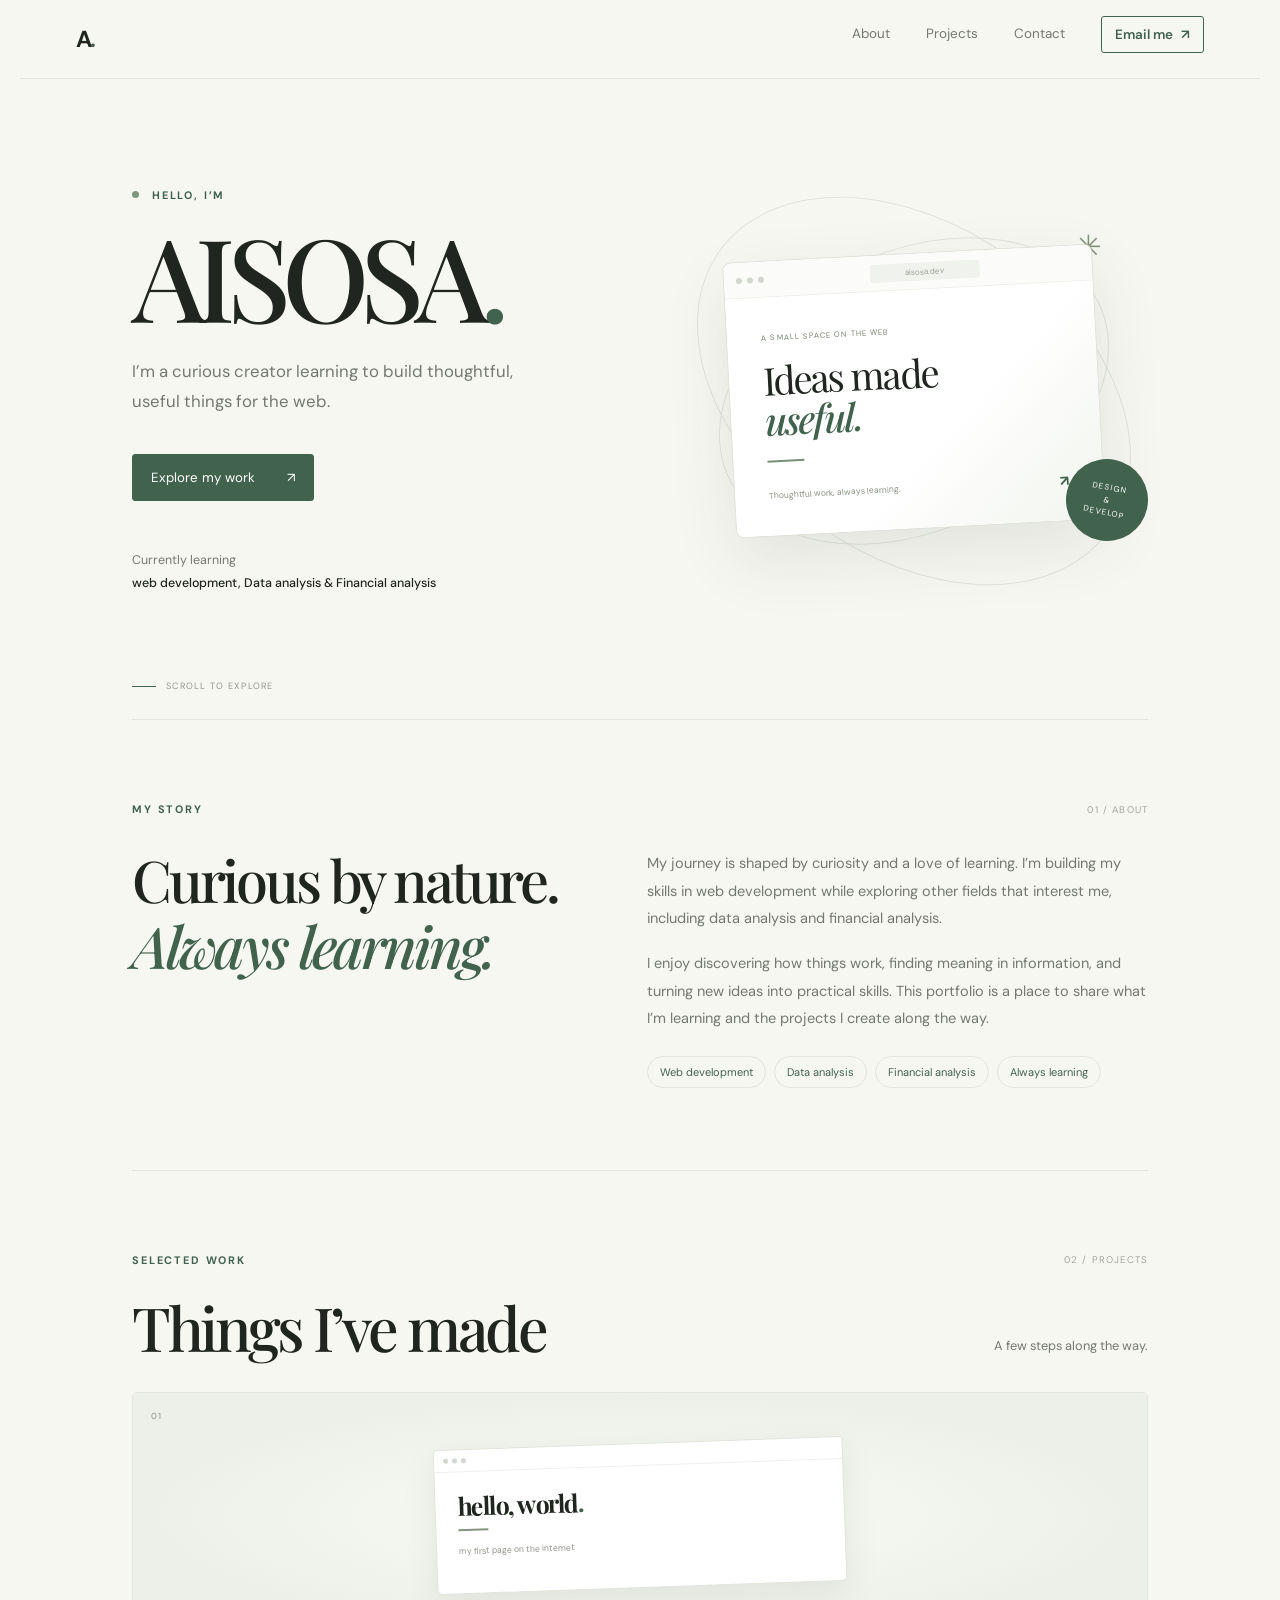
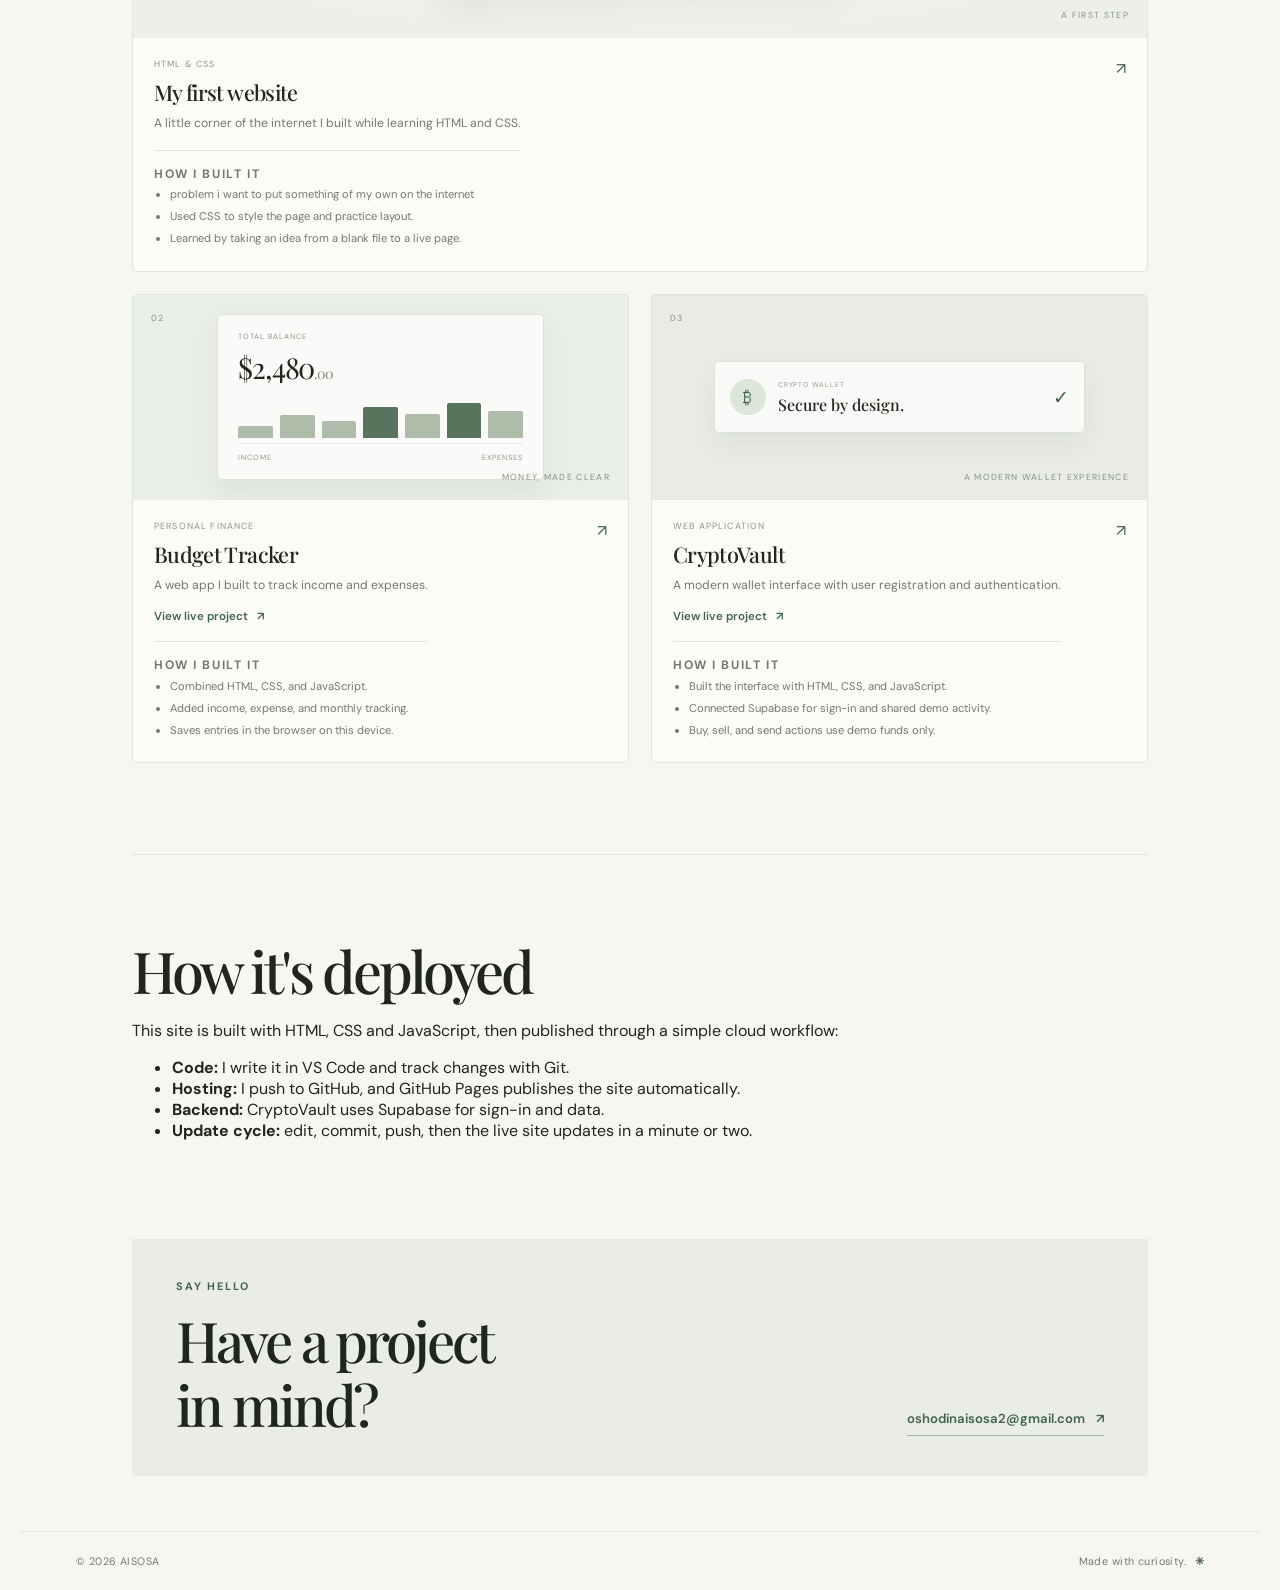
<file: index.html>
<!DOCTYPE html>
<html lang="en">
<head>
  <meta charset="UTF-8">
  <meta name="viewport" content="width=device-width, initial-scale=1.0">
  <meta name="theme-color" content="#f7f7f2">
  <meta name="description" content="The portfolio of Aisosa: a curious creator learning to build thoughtful, useful things for the web.">
  <title>Aisosa — Portfolio</title>
  <link rel="preconnect" href="https://fonts.googleapis.com">
  <link rel="preconnect" href="https://fonts.gstatic.com" crossorigin>
  <link href="https://fonts.googleapis.com/css2?family=DM+Sans:wght@400;500;600;700&family=Playfair+Display:wght@500;600&display=swap" rel="stylesheet">
  <link rel="stylesheet" href="style.css">
</head>
<body>
  <header class="topbar">
    <a class="logo" href="#home" aria-label="Aisosa home">A<span>.</span></a>
    <nav aria-label="Main navigation">
      <a href="#about">About</a>
      <a href="#projects">Projects</a>
      <a href="#contact">Contact</a>
      <a class="nav-contact" href="mailto:oshodinaisosa2@gmail.com">Email me <span aria-hidden="true">↗</span></a>
    </nav>
  </header>

  <main>
    <section class="hero" id="home">
      <div class="hero-copy">
        <p class="eyebrow"><span class="status-dot"></span> HELLO, I’M</p>
        <h1>AISOSA<span>.</span></h1>
        <p class="intro">I’m a curious creator learning to build thoughtful, useful things for the web.</p>
        <a class="button" href="#projects">Explore my work <span aria-hidden="true">↗</span></a>
        <div class="hero-note">Currently learning <strong>web development, Data analysis &amp; Financial analysis</strong></div>
      </div>

      <div class="hero-art" aria-label="Decorative preview of a web design workspace">
        <div class="orbit orbit-one"></div>
        <div class="orbit orbit-two"></div>
        <div class="preview-window">
          <div class="window-bar"><span></span><span></span><span></span><div class="address-bar">aisosa.dev</div></div>
          <div class="preview-body">
            <div class="preview-label">A SMALL SPACE ON THE WEB</div>
            <div class="preview-title">Ideas made<br><em>useful.</em></div>
            <div class="preview-line"></div>
            <div class="preview-bottom"><span>Thoughtful work, always learning.</span><b>↗</b></div>
          </div>
        </div>
        <div class="art-stamp"><span>DESIGN</span><span>&amp;</span><span>DEVELOP</span></div>
        <div class="art-spark" aria-hidden="true">✳</div>
      </div>
      <a class="scroll-cue" href="#about"><span></span> SCROLL TO EXPLORE</a>
    </section>

    <section class="section about" id="about">
      <div class="section-heading"><p class="eyebrow">MY STORY</p><span class="section-index">01 / ABOUT</span></div>
      <div class="about-grid">
        <h2>Curious by nature.<br><em>Always learning.</em></h2>
        <div>
          <p class="body-copy">My journey is shaped by curiosity and a love of learning. I’m building my skills in web development while exploring other fields that interest me, including data analysis and financial analysis.</p>
          <p class="body-copy">I enjoy discovering how things work, finding meaning in information, and turning new ideas into practical skills. This portfolio is a place to share what I’m learning and the projects I create along the way.</p>
          <div class="skills">
            <span>Web development</span><span>Data analysis</span><span>Financial analysis</span><span>Always learning</span>
          </div>
        </div>
      </div>
    </section>

    <section class="section projects" id="projects">
      <div class="section-heading"><p class="eyebrow">SELECTED WORK</p><span class="section-index">02 / PROJECTS</span></div>
      <div class="projects-heading"><h2>Things I’ve made</h2><p>A few steps along the way.</p></div>
      <div class="project-grid">
        <article class="project-card project-featured">
          <div class="card-art first-art"><span class="art-number">01</span><div class="mini-browser"><div class="mini-top"><i></i><i></i><i></i></div><div class="mini-content"><b>hello, world<span>.</span></b><div class="mini-underline"></div><small>my first page on the internet</small></div></div><span class="art-caption">A FIRST STEP</span></div>
          <div class="card-info"><div><p class="card-kicker">HTML &amp; CSS</p><h3>My first website</h3><p>A little corner of the internet I built while learning HTML and CSS.</p><div class="project-details"><p class="details-label">HOW I BUILT IT</p><ul><li>problem i want to put something of my own on the internet</li><li>Used CSS to style the page and practice layout.</li><li>Learned by taking an idea from a blank file to a live page.</li></ul></div></div><span class="card-arrow" aria-hidden="true">↗</span></div>
        </article>
        <article class="project-card">
          <div class="card-art budget-art"><span class="art-number">02</span><div class="budget-ui"><div class="ui-label">TOTAL BALANCE</div><div class="ui-total">$2,480<span>.00</span></div><div class="ui-bars"><i></i><i></i><i></i><i></i><i></i><i></i><i></i></div><div class="ui-legend"><span>INCOME</span><span>EXPENSES</span></div></div><span class="art-caption">MONEY, MADE CLEAR</span></div>
          <div class="card-info"><div><p class="card-kicker">PERSONAL FINANCE</p><h3>Budget Tracker</h3><p>A web app I built to track income and expenses.</p><a class="project-link" href="budget-tracker/budget-tracker.html">View live project <span aria-hidden="true">↗</span></a><div class="project-details"><p class="details-label">HOW I BUILT IT</p><ul><li>Combined HTML, CSS, and JavaScript.</li><li>Added income, expense, and monthly tracking.</li><li>Saves entries in the browser on this device.</li></ul></div></div><span class="card-arrow" aria-hidden="true">↗</span></div>
        </article>
        <article class="project-card">
          <div class="card-art crypto-art"><span class="art-number">03</span><div class="crypto-ui"><div class="coin-mark">₿</div><div><small>CRYPTO WALLET</small><b>Secure by design.</b></div><span class="shield">✓</span></div><span class="art-caption">A MODERN WALLET EXPERIENCE</span></div>
          <div class="card-info"><div><p class="card-kicker">WEB APPLICATION</p><h3>CryptoVault</h3><p>A modern wallet interface with user registration and authentication.</p><a class="project-link" href="cryptovault/index.html">View live project <span aria-hidden="true">↗</span></a><div class="project-details"><p class="details-label">HOW I BUILT IT</p><ul><li>Built the interface with HTML, CSS, and JavaScript.</li><li>Connected Supabase for sign-in and shared demo activity.</li><li>Buy, sell, and send actions use demo funds only.</li></ul></div></div><span class="card-arrow" aria-hidden="true">↗</span></div>
        </article>
      </div>
    </section>
    <section class="section" id="deploy">
  <h2>How it's deployed</h2>
  <p>This site is built with HTML, CSS and JavaScript, then published through a simple cloud workflow:</p>
  <ul>
    <li><strong>Code:</strong> I write it in VS Code and track changes with Git.</li>
    <li><strong>Hosting:</strong> I push to GitHub, and GitHub Pages publishes the site automatically.</li>
    <li><strong>Backend:</strong> CryptoVault uses Supabase for sign-in and data.</li>
    <li><strong>Update cycle:</strong> edit, commit, push, then the live site updates in a minute or two.</li>
  </ul>
</section>

    <section class="contact" id="contact">
      <div><p class="eyebrow">SAY HELLO</p><h2>Have a project<br>in mind?</h2></div>
      <a class="email" href="mailto:oshodinaisosa2@gmail.com">oshodinaisosa2@gmail.com <span aria-hidden="true">↗</span></a>
    </section>
  </main>

  <footer><span>© 2026 AISOSA</span><span>Made with curiosity. <b>✳</b></span></footer>
</body>
</html>
</file>
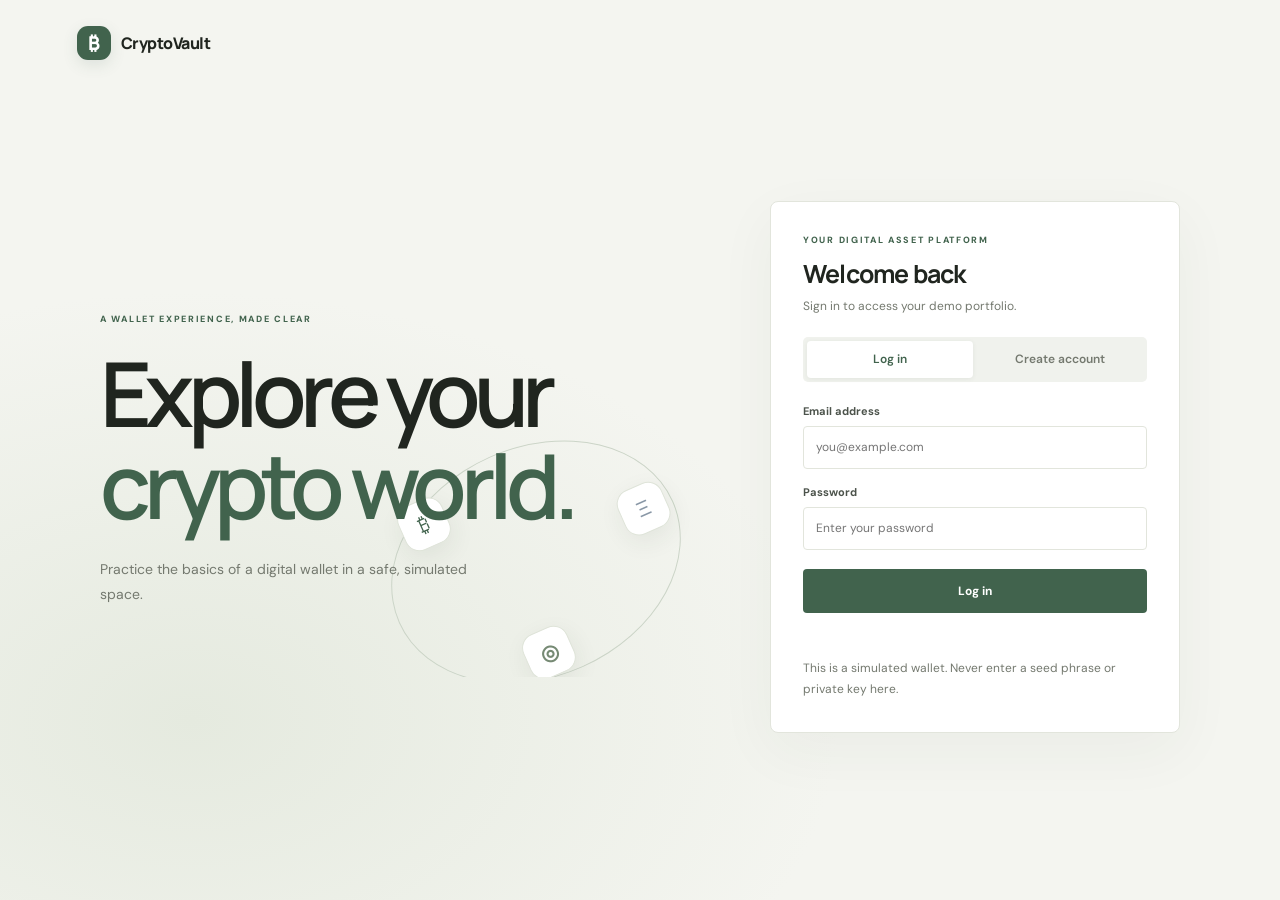
<file: cryptovault/index.html>
<!DOCTYPE html>
<html lang="en">
<head>
  <meta charset="UTF-8">
  <meta name="viewport" content="width=device-width, initial-scale=1.0">
  <meta name="theme-color" content="#f4f5f0">
  <meta name="description" content="CryptoVault demo wallet for exploring crypto portfolio actions.">
  <title>CryptoVault — Demo Wallet</title>
  <link rel="preconnect" href="https://fonts.googleapis.com">
  <link rel="preconnect" href="https://fonts.gstatic.com" crossorigin>
  <link href="https://fonts.googleapis.com/css2?family=DM+Sans:wght@400;500;600;700&family=Manrope:wght@400;500;600;700;800&display=swap" rel="stylesheet">
  <link rel="stylesheet" href="style.css">
  <script type="module" src="script.js"></script>
</head>
<body>
  <section id="auth-view" class="auth-screen">
    <a class="auth-brand" href="./"><span class="brand-mark">₿</span><span>CryptoVault</span></a>
    <div class="auth-layout">
      <div class="auth-intro"><p class="eyebrow">A WALLET EXPERIENCE, MADE CLEAR</p><h1>Explore your<br><em>crypto world.</em></h1><p>Practice the basics of a digital wallet in a safe, simulated space.</p><div class="auth-orbit" aria-hidden="true"><span>₿</span><i>Ξ</i><b>◎</b></div></div>
      <div class="auth-panel">
        <p class="eyebrow">YOUR DIGITAL ASSET PLATFORM</p>
        <h2 id="auth-title">Welcome back</h2><p class="muted">Sign in to access your demo portfolio.</p>
        <div class="tabs"><button id="login-tab" class="tab active" type="button">Log in</button><button id="signup-tab" class="tab" type="button">Create account</button></div>
        <form id="auth-form">
          <label for="email">Email address</label><input id="email" name="email" type="email" autocomplete="email" placeholder="you@example.com" required>
          <label for="password">Password</label><input id="password" name="password" type="password" autocomplete="current-password" minlength="8" placeholder="Enter your password" required>
          <button id="submit-btn" class="primary" type="submit">Log in</button>
        </form>
        <p id="auth-message" class="message" role="status" aria-live="polite"></p>
        <p class="small muted">This is a simulated wallet. Never enter a seed phrase or private key here.</p>
      </div>
    </div>
  </section>

  <div id="wallet-view" class="app-shell" hidden>
    <aside class="sidebar">
      <a class="brand" href="./"><span class="brand-mark">₿</span><span>CryptoVault</span></a>
      <p class="nav-label">WALLET</p>
      <nav class="navigation" aria-label="Main navigation">
        <a class="nav-item active" href="#overview">▦ <span>Overview</span></a>
        <a class="nav-item" href="#assets">◈ <span>My assets</span></a>
        <a class="nav-item" href="#activity">↔ <span>Activity</span></a>
      </nav>
      <div class="sidebar-bottom"><div class="profile-avatar">CV</div><div class="profile-details"><strong>My account</strong><span id="sidebar-email">Signed in</span></div><button id="logout-btn" class="icon-button" type="button" aria-label="Log out" title="Log out">↗</button></div>
    </aside>

    <main class="dashboard" id="overview">
      <header class="page-header"><div><p class="eyebrow">YOUR WORKSPACE</p><h1>Wallet overview</h1><p class="muted">Welcome back, <span id="user-email"></span></p></div><div class="account-pill"><span class="status-dot"></span> Account active</div></header>
      <section class="demo-banner" aria-label="Demo wallet notice"><span class="demo-badge">DEMO MODE</span><p>All balances, prices, and activity are simulated and saved in this browser. No real crypto is bought, sold, or sent.</p></section>

      <section class="portfolio-card" aria-label="Portfolio value">
        <div class="portfolio-glow" aria-hidden="true"></div>
        <div class="portfolio-top"><div><p class="hero-label">TOTAL PORTFOLIO VALUE</p><p class="hero-value" id="portfolio-value">$0.00</p><span class="hero-caption">Sample USD prices · Not a live valuation</span></div><div class="portfolio-emblem">₿</div></div>
        <div class="portfolio-divider"></div>
        <div class="quick-actions"><button class="action-button action-primary" type="button" data-action="buy"><span>＋</span> Buy</button><button class="action-button" type="button" data-action="sell"><span>↗</span> Sell</button><button class="action-button" type="button" data-action="send"><span>➤</span> Send</button></div>
      </section>

      <section class="stat-grid" aria-label="Portfolio summary">
        <article class="stat-card"><span class="stat-icon green">＄</span><p class="stat-label">Demo cash</p><h2 id="cash-value">$0.00</h2><span class="stat-foot">Available for simulated buys</span></article>
        <article class="stat-card"><span class="stat-icon blue">◈</span><p class="stat-label">Assets held</p><h2 id="asset-count">0</h2><span class="stat-foot">Across your wallet</span></article>
        <article class="stat-card"><span class="stat-icon purple">↔</span><p class="stat-label">Activity records</p><h2 id="activity-count">0</h2><span class="stat-foot">Saved demo receipts</span></article>
      </section>
      <p id="wallet-message" class="wallet-message" role="status" aria-live="polite"></p>

      <section id="assets" class="content-section">
        <div class="section-header"><div><p class="eyebrow">YOUR PORTFOLIO</p><h2>Your assets</h2><p class="muted">Sample prices are fixed for this demo.</p></div><span class="subtle-tag">3 demo assets</span></div>
        <div class="asset-table"><div class="table-head"><span>ASSET</span><span>QUANTITY</span><span>PRICE</span><span>VALUE</span></div><div id="asset-list"></div></div>
      </section>

      <section id="activity" class="content-section">
        <div class="section-header activity-heading"><div><p class="eyebrow">YOUR HISTORY</p><h2>Recent activity</h2><p class="muted">Each entry includes a demo receipt reference.</p></div><button id="export-activity" class="export-button" type="button">Download activity</button></div>
        <div id="activity-list" class="activity-list"></div>
      </section>
      <footer class="dashboard-footer"><span>© 2026 CryptoVault</span><span>Simulated demo activity · Not recorded on a blockchain</span></footer>
    </main>
  </div>

  <dialog id="transaction-dialog" class="transaction-dialog">
    <form id="transaction-form" class="transaction-form">
      <div class="dialog-header"><div><p class="eyebrow">SIMULATED TRANSACTION</p><h2 id="dialog-title">Buy crypto</h2></div><button id="close-dialog" class="close-dialog" type="button" aria-label="Close">×</button></div>
      <p id="dialog-description" class="dialog-description"></p>
      <label for="transaction-asset">Choose asset</label><select id="transaction-asset" required></select>
      <div id="amount-label-wrap"><label id="amount-label" for="transaction-amount">Amount in USD</label><div class="amount-input-wrap"><span id="amount-prefix">$</span><input id="transaction-amount" type="number" min="0.000001" step="any" placeholder="0.00" required></div></div>
      <div id="recipient-wrap" hidden><label for="recipient">Demo recipient</label><input id="recipient" type="text" maxlength="60" placeholder="e.g. Maya (demo recipient)"></div>
      <p id="transaction-hint" class="transaction-hint"></p>
      <p id="transaction-error" class="transaction-error" role="alert" aria-live="polite"></p>
      <div class="dialog-actions"><button id="cancel-transaction" class="cancel-button" type="button">Cancel</button><button id="confirm-transaction" class="confirm-button" type="submit">Confirm demo buy</button></div>
      <p class="dialog-disclaimer">Demo only. This action does not move real funds.</p>
    </form>
  </dialog>
</body>
</html>
</file>
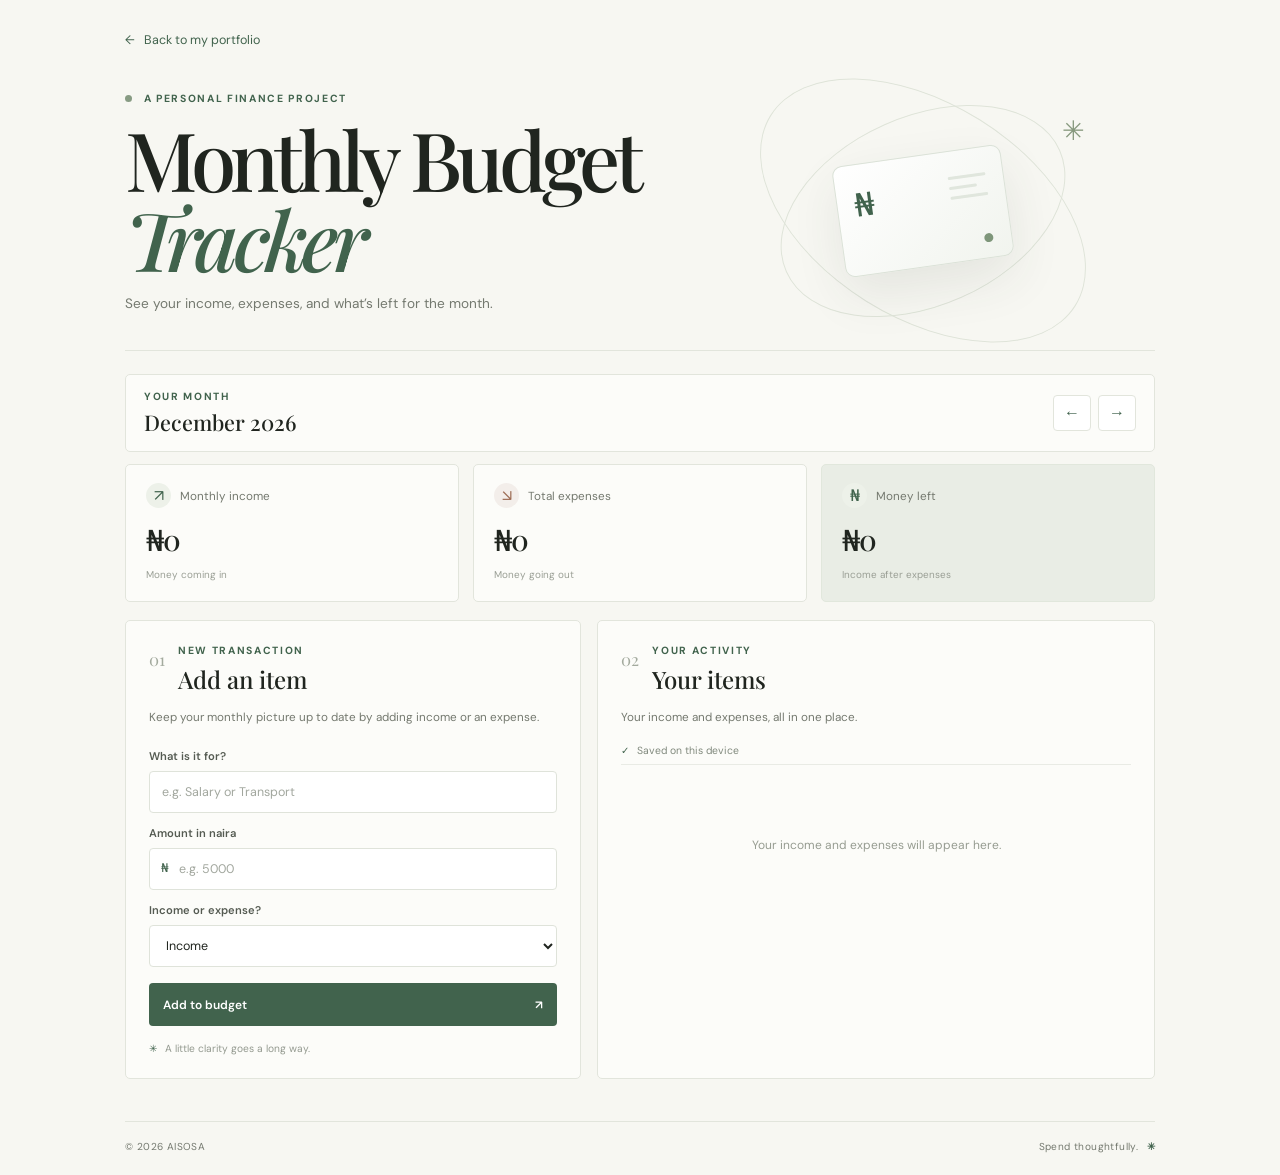
<file: budget-tracker/budget-tracker.html>
<!DOCTYPE html>
<html lang="en">
<head>
  <meta charset="UTF-8">
  <meta name="viewport" content="width=device-width, initial-scale=1.0">
  <meta name="theme-color" content="#f7f7f2">
  <title>Monthly Budget Tracker — Aisosa</title>
  <link rel="preconnect" href="https://fonts.googleapis.com">
  <link rel="preconnect" href="https://fonts.gstatic.com" crossorigin>
  <link href="https://fonts.googleapis.com/css2?family=DM+Sans:wght@400;500;600;700&family=Playfair+Display:ital,wght@0,500;0,600;1,500&display=swap" rel="stylesheet">
  <link rel="stylesheet" href="Budget-tracker.css">
</head>
<body>
  <main class="tracker">
    <a class="back-link" href="https://oshodinaisosa2-jpg.github.io/aisosa-web/"><span aria-hidden="true">←</span> Back to my portfolio</a>
    <header class="page-heading">
      <div class="heading-copy"><p class="eyebrow"><span class="status-dot"></span> A PERSONAL FINANCE PROJECT</p><h1>Monthly Budget<br><em>Tracker</em></h1><p class="intro">See your income, expenses, and what’s left for the month.</p></div>
      <div class="heading-art" aria-hidden="true"><div class="art-ring ring-one"></div><div class="art-ring ring-two"></div><div class="wallet-art"><span class="wallet-mark">₦</span><span class="wallet-lines"><i></i><i></i><i></i></span><span class="wallet-dot"></span></div><span class="sparkle">✳</span></div>
    </header>
    <section class="month-toolbar" aria-label="Choose a month"><div class="month-copy"><p class="eyebrow">YOUR MONTH</p><strong id="month-label" aria-live="polite"></strong></div><div class="month-controls"><button class="month-button" id="previous-month" type="button" aria-label="Previous month">←</button><button class="month-button" id="next-month" type="button" aria-label="Next month">→</button></div></section>
    <section class="summary" aria-label="Budget summary">
      <article class="summary-card income-card"><div class="card-topline"><span class="summary-icon" aria-hidden="true">↗</span><span class="summary-label">Monthly income</span></div><strong id="income-total">₦0</strong><span class="card-caption">Money coming in</span></article>
      <article class="summary-card expense-card"><div class="card-topline"><span class="summary-icon" aria-hidden="true">↘</span><span class="summary-label">Total expenses</span></div><strong id="expense-total">₦0</strong><span class="card-caption">Money going out</span></article>
      <article class="summary-card balance"><div class="card-topline"><span class="summary-icon" aria-hidden="true">₦</span><span class="summary-label">Money left</span></div><strong id="balance-total">₦0</strong><span class="card-caption">Income after expenses</span></article>
    </section>
    <div class="workspace">
      <section class="entry-section panel"><div class="panel-heading"><span class="panel-number">01</span><div><p class="eyebrow">NEW TRANSACTION</p><h2>Add an item</h2></div></div><p class="panel-intro">Keep your monthly picture up to date by adding income or an expense.</p>
        <form id="budget-form"><label for="description">What is it for?</label><input id="description" type="text" placeholder="e.g. Salary or Transport" autocomplete="off" required><label for="amount">Amount in naira</label><div class="amount-field"><span aria-hidden="true">₦</span><input id="amount" type="number" min="1" step="1" placeholder="e.g. 5000" inputmode="numeric" required></div><label for="type">Income or expense?</label><select id="type"><option value="income">Income</option><option value="expense">Expense</option></select><button class="submit-button" type="submit">Add to budget <span aria-hidden="true">↗</span></button></form>
        <p class="form-note"><span aria-hidden="true">✳</span> A little clarity goes a long way.</p>
      </section>
      <section class="entries-section panel"><div class="panel-heading"><span class="panel-number">02</span><div><p class="eyebrow">YOUR ACTIVITY</p><h2>Your items</h2></div></div><p class="panel-intro">Your income and expenses, all in one place.</p><p class="storage-note"><span aria-hidden="true">✓</span> Saved on this device</p><ul id="entry-list"><li class="empty-message">Your income and expenses will appear here.</li></ul></section>
    </div>
    <footer><span>© 2026 AISOSA</span><span>Spend thoughtfully. <b>✳</b></span></footer>
  </main>
  <script src="budget-tracker.js"></script>
</body>
</html>
</file>
<file: style.css>
@import url('https://fonts.googleapis.com/css2?family=DM+Sans:wght@400;500;600;700&family=Playfair+Display:ital,wght@0,500;0,600;1,500;1,600&display=swap');

:root{--ink:#20251f;--muted:#74796f;--green:#41634d;--green-dark:#2f4938;--paper:#f7f7f2;--line:#e2e5dc;--sage:#e9ede5;--serif:'Playfair Display',Georgia,serif;--sans:'DM Sans',Arial,sans-serif}
*{box-sizing:border-box}
html{scroll-behavior:smooth;scroll-padding-top:30px}
body{margin:0;background:var(--paper);color:var(--ink);font-family:var(--sans);-webkit-font-smoothing:antialiased}
a{color:inherit}
.topbar{max-width:1240px;margin:auto;padding:24px 56px;display:flex;align-items:center;justify-content:space-between;border-bottom:1px solid var(--line)}
.logo{color:var(--ink);font-size:1.45rem;font-weight:700;letter-spacing:-.08em;text-decoration:none}.logo span,.hero h1 span{color:var(--green)}
nav{display:flex;gap:36px}nav a{color:var(--muted);font-size:.84rem;text-decoration:none;transition:color .2s}nav a:hover,.email:hover,.project-link:hover{color:var(--green)}
main{max-width:1128px;margin:auto;padding:0 56px}
.hero{min-height:640px;position:relative;display:grid;grid-template-columns:1fr .9fr;align-items:center;gap:30px;padding:92px 0 108px}
.hero-copy{position:relative;z-index:2}.eyebrow{margin:0;color:var(--green);font-size:.68rem;font-weight:700;letter-spacing:.17em}.status-dot{display:inline-block;width:7px;height:7px;margin:0 8px 1px 0;border-radius:50%;background:#80977f}
.hero h1{margin:17px 0 13px;font-family:var(--serif);font-size:clamp(4.5rem,9vw,7.25rem);font-weight:500;letter-spacing:-.075em;line-height:.98}.intro{max-width:410px;margin:24px 0;color:var(--muted);font-size:1.05rem;line-height:1.8}
.button{display:inline-flex;align-items:center;gap:32px;margin-top:14px;padding:14px 18px;border:1px solid var(--green);border-radius:3px;background:var(--green);color:white;text-decoration:none;font-size:.83rem;transition:background .2s,transform .2s}.button:hover{background:var(--green-dark);transform:translateY(-2px)}
.hero-note{max-width:380px;margin-top:48px;color:var(--muted);font-size:.78rem;line-height:1.8}.hero-note strong{display:block;color:var(--ink);font-weight:500}
.hero-art{height:390px;position:relative;display:grid;place-items:center}.orbit{position:absolute;border:1px solid #dfe4d9;border-radius:50%;transform:rotate(-25deg)}.orbit-one{width:410px;height:280px}.orbit-two{width:480px;height:330px;transform:rotate(36deg)}
.preview-window{position:relative;z-index:1;width:min(100%,370px);overflow:hidden;border:1px solid #dfe2d9;border-radius:8px;background:#fff;box-shadow:0 24px 65px #263a2b1a;transform:rotate(-3deg)}.window-bar{height:36px;display:flex;align-items:center;gap:5px;padding:0 12px;border-bottom:1px solid #edf0e9;background:#fbfcf9}.window-bar>span,.mini-top i{width:6px;height:6px;border-radius:50%;background:#d1d7ce}.address-bar{width:110px;margin:auto;padding:4px 10px;border-radius:3px;background:#f0f2ed;color:#9ba297;text-align:center;font-size:.5rem}.preview-body{min-height:238px;padding:35px 34px 24px;background:linear-gradient(135deg,#fff 58%,#f1f4ee)}.preview-label{color:#77816f;font-size:.48rem;letter-spacing:.15em}.preview-title{margin-top:18px;font-family:var(--serif);font-size:2.4rem;line-height:1.04;letter-spacing:-.05em}.preview-title em{color:var(--green);font-weight:500}.preview-line{width:37px;height:2px;margin-top:20px;background:#789078}.preview-bottom{display:flex;justify-content:space-between;align-items:center;margin-top:25px;color:#8a9184;font-size:.53rem}.preview-bottom b{color:var(--green);font-size:.9rem}.art-stamp{position:absolute;right:0;bottom:45px;z-index:2;width:82px;height:82px;display:flex;flex-direction:column;justify-content:center;align-items:center;border-radius:50%;background:var(--green);color:#fff;font-size:.5rem;line-height:1.6;letter-spacing:.14em;transform:rotate(12deg)}.art-spark{position:absolute;top:30px;right:46px;color:#82937a;font-size:2rem}.scroll-cue{position:absolute;bottom:27px;left:0;display:flex;align-items:center;gap:10px;color:#92968c;font-size:.57rem;letter-spacing:.14em;text-decoration:none}.scroll-cue span{width:24px;height:1px;background:var(--green)}
.section{padding:82px 0;border-top:1px solid var(--line)}.section-heading{display:flex;align-items:center;justify-content:space-between}.section-index{color:#a1a69b;font-size:.6rem;letter-spacing:.12em}.about-grid{display:grid;grid-template-columns:.95fr 1.05fr;gap:62px;margin-top:30px}.section h2,.contact h2{margin:0;font-family:var(--serif);font-size:clamp(2.3rem,4.8vw,3.6rem);font-weight:500;letter-spacing:-.055em;line-height:1.15}.section h2 em{color:var(--green);font-weight:500}.body-copy{max-width:560px;margin:4px 0 17px;color:var(--muted);font-size:.91rem;line-height:1.9}.skills{display:flex;flex-wrap:wrap;gap:8px;margin-top:23px}.skills span{padding:8px 12px;border:1px solid var(--line);border-radius:30px;color:var(--green);font-size:.69rem}
.projects{padding-bottom:91px}.projects-heading{display:flex;align-items:end;justify-content:space-between;margin:25px 0 30px}.projects-heading h2{font-size:clamp(2.4rem,5vw,3.8rem)}.projects-heading>p{margin:0 0 8px;color:var(--muted);font-size:.8rem}.project-grid{display:grid;grid-template-columns:repeat(2,minmax(0,1fr));gap:22px}.project-card{min-width:0;overflow:hidden;border:1px solid var(--line);border-radius:5px;background:#fbfcf8;transition:transform .25s,box-shadow .25s}.project-card:hover{transform:translateY(-4px);box-shadow:0 14px 34px #283a2a0e}.project-featured{grid-column:span 2}.card-art{height:205px;position:relative;display:grid;place-items:center;overflow:hidden;background:#edf0e9}.project-featured .card-art{height:245px}.art-number,.art-caption{position:absolute;z-index:1;color:#899184;font-size:.55rem;letter-spacing:.15em}.art-number{top:17px;left:18px}.art-caption{right:18px;bottom:17px}.first-art{background:radial-gradient(ellipse at 50% 50%,#f9faf6 0%,#edf0e8 70%)}.mini-browser{width:min(65%,410px);height:145px;overflow:hidden;border:1px solid #e1e5dc;border-radius:5px;background:#fff;box-shadow:0 13px 34px #30483316;transform:rotate(-2deg)}.mini-top{height:22px;display:flex;align-items:center;gap:4px;padding:0 9px;border-bottom:1px solid #f0f1ed}.mini-top i{width:5px;height:5px}.mini-content{padding:17px 22px}.mini-content b{font-family:var(--serif);font-size:1.55rem;letter-spacing:-.06em}.mini-content b span{color:var(--green)}.mini-underline{width:30px;height:2px;margin:7px 0;background:#83957e}.mini-content small{color:#90968b;font-size:.54rem}.budget-art{background:#e9eee7}.budget-ui{width:66%;padding:17px 20px;border:1px solid #dce3d8;border-radius:5px;background:#fafbf8;box-shadow:0 12px 26px #344b3510}.ui-label,.ui-legend{color:#90978d;font-size:.47rem;letter-spacing:.12em}.ui-total{margin:7px 0 12px;font-family:var(--serif);font-size:1.8rem;letter-spacing:-.04em}.ui-total span{color:#7e887c;font-size:.9rem}.ui-bars{height:46px;display:flex;align-items:end;gap:7px;padding-bottom:5px;border-bottom:1px solid #e7ebe4}.ui-bars i{flex:1;height:30%;border-radius:2px 2px 0 0;background:#aebda9}.ui-bars i:nth-child(2){height:57%}.ui-bars i:nth-child(3){height:43%}.ui-bars i:nth-child(4){height:78%;background:#58745c}.ui-bars i:nth-child(5){height:60%}.ui-bars i:nth-child(6){height:88%;background:#58745c}.ui-bars i:nth-child(7){height:68%}.ui-legend{display:flex;justify-content:space-between;margin-top:9px}.crypto-art{background:#e9ece5}.crypto-ui{width:75%;display:flex;align-items:center;gap:12px;padding:17px 15px;border:1px solid #dce2d8;border-radius:5px;background:#f9faf7;box-shadow:0 12px 26px #344b3510}.coin-mark{width:36px;height:36px;display:grid;place-items:center;border-radius:50%;background:#dce6d9;color:var(--green);font-size:1.1rem}.crypto-ui small,.crypto-ui b{display:block}.crypto-ui small{margin-bottom:5px;color:#92998e;font-size:.43rem;letter-spacing:.12em}.crypto-ui b{font-family:var(--serif);font-size:1rem;font-weight:500}.shield{margin-left:auto;color:var(--green);font-size:1.2rem}
.card-info{min-height:152px;display:flex;justify-content:space-between;gap:15px;padding:20px 21px 22px}.card-kicker{margin:0 0 8px;color:#8c9388;font-size:.56rem;letter-spacing:.13em}.card-info h3{margin:0 0 7px;font-family:var(--serif);font-size:1.35rem;font-weight:500;letter-spacing:-.03em}.card-info p:not(.card-kicker){max-width:390px;margin:0;color:var(--muted);font-size:.76rem;line-height:1.7}.card-arrow{flex:0 0 auto;color:var(--green);font-size:1rem}.project-link{display:inline-flex;gap:9px;margin-top:14px;color:var(--green);font-size:.72rem;font-weight:600;text-decoration:none;transition:color .2s}
.contact{display:flex;align-items:end;justify-content:space-between;gap:30px;margin:0 0 55px;padding:40px 44px;background:#e9ede5}.contact h2{margin-top:15px;font-size:clamp(2.3rem,5vw,3.5rem)}.email{padding-bottom:8px;border-bottom:1px solid #a9b5a6;color:var(--green);font-size:.82rem;font-weight:600;text-decoration:none}.email span{margin-left:8px}footer{max-width:1240px;margin:auto;padding:22px 56px;border-top:1px solid var(--line);color:var(--muted);font-size:.67rem;letter-spacing:.04em;display:flex;justify-content:space-between}footer b{margin-left:5px;color:var(--green)}
@media(max-width:760px){.topbar{padding:20px 28px}main{padding:0 28px}.hero{min-height:auto;grid-template-columns:1fr;gap:12px;padding:75px 0 85px}.hero h1{font-size:clamp(4.7rem,16vw,7rem)}.hero-art{height:320px;margin-top:8px}.orbit-one{width:80%;height:230px}.orbit-two{width:92%;height:270px}.preview-window{width:min(78%,370px)}.preview-body{min-height:205px}.preview-title{font-size:2.05rem}.art-stamp{right:8%;bottom:26px;width:70px;height:70px}.art-spark{right:12%;top:20px}.scroll-cue{bottom:24px}.section{padding:65px 0}.about-grid{grid-template-columns:1fr;gap:20px;margin-top:24px}.project-grid{gap:15px}.card-art{height:175px}.project-featured .card-art{height:215px}.card-info{padding:17px;min-height:160px}.contact{padding:34px 28px}.email{font-size:.72rem}footer{padding:20px 28px}}
@media(max-width:520px){.topbar{padding:18px 21px}nav{gap:19px}nav a{font-size:.76rem}main{padding:0 21px}.hero{padding-top:62px}.intro{font-size:.96rem}.hero-note{margin-top:35px}.hero-art{height:285px}.preview-window{width:82%}.preview-body{min-height:188px;padding:29px 27px 19px}.preview-title{font-size:1.85rem}.projects-heading{display:block}.projects-heading>p{margin-top:10px}.project-grid{grid-template-columns:1fr;gap:14px}.project-featured{grid-column:auto}.card-art,.project-featured .card-art{height:195px}.card-info{min-height:unset}.mini-browser{width:70%}.budget-ui{width:72%}.contact{display:block;margin-bottom:38px;padding:30px 22px}.email{display:inline-block;margin-top:22px}footer{padding:18px 21px;font-size:.59rem}}
@media(prefers-reduced-motion:reduce){html{scroll-behavior:auto}*,*::before,*::after{transition:none!important}}

/* Project case studies and a clearer contact action */
nav .nav-contact{display:inline-flex;align-items:center;gap:8px;padding:9px 13px;margin-top:-9px;border:1px solid var(--green);border-radius:3px;color:var(--green);font-weight:600}
nav .nav-contact:hover{background:var(--green);color:#fff}
.project-details{margin-top:16px;padding-top:13px;border-top:1px solid var(--line)}
.project-details .details-label{margin:0 0 8px;color:var(--green);font-size:.56rem;font-weight:700;letter-spacing:.13em}
.project-details ul{margin:0;padding-left:16px;color:var(--muted);font-size:.7rem;line-height:1.8}
.project-details li+li{margin-top:2px}
@media(max-width:520px){nav .nav-contact{padding:7px 8px;margin-top:-7px;font-size:.69rem}nav{gap:12px}}
</file>
<file: cryptovault/style.css>
@import url('https://fonts.googleapis.com/css2?family=DM+Sans:wght@400;500;600;700&family=Manrope:wght@400;500;600;700;800&display=swap');
:root{--paper:#f4f5f0;--surface:#fff;--ink:#20251f;--muted:#74796f;--line:#e2e5dc;--green:#41634d;--green-deep:#263e30;--green-soft:#e9ede5;--red:#a34d42;--serif:'Manrope',Arial,sans-serif;--sans:'DM Sans',Arial,sans-serif}
*{box-sizing:border-box}html{scroll-behavior:smooth;scroll-padding-top:24px}body{margin:0;background:var(--paper);color:var(--ink);font-family:var(--sans);font-size:14px;line-height:1.55;-webkit-font-smoothing:antialiased}button,input,select{font:inherit}button,a{-webkit-tap-highlight-color:transparent}a{color:inherit;text-decoration:none}button{cursor:pointer}[hidden]{display:none!important}.muted{color:var(--muted)}.small{font-size:11px}.eyebrow{margin:0 0 8px;color:var(--green);font-size:9px;font-weight:800;letter-spacing:1.7px}
.brand,.auth-brand{display:flex;align-items:center;gap:10px;font:800 16px var(--serif);letter-spacing:-.5px}.brand-mark{display:grid;width:34px;height:34px;place-items:center;border-radius:11px;background:var(--green);color:#fff;font-size:19px;box-shadow:0 5px 15px #41634d20}
.auth-screen{min-height:100vh;padding:26px clamp(22px,6vw,88px);background:radial-gradient(ellipse at 15% 80%,#e5eadf,transparent 42%),var(--paper)}.auth-layout{width:min(1080px,100%);min-height:calc(100vh - 86px);display:grid;grid-template-columns:1fr 410px;align-items:center;gap:60px;margin:auto}.auth-intro{position:relative;min-height:420px;display:flex;flex-direction:column;justify-content:center;overflow:hidden}.auth-intro h1{position:relative;z-index:1;margin:12px 0;font:600 clamp(3.2rem,7vw,6rem)/1.03 var(--serif);letter-spacing:-.075em}.auth-intro h1 em{color:var(--green);font-style:normal}.auth-intro>p:last-of-type{position:relative;z-index:1;max-width:390px;color:var(--muted);line-height:1.8}.auth-orbit{position:absolute;width:300px;height:230px;right:4%;bottom:0;border:1px solid #ccd5c8;border-radius:50%;transform:rotate(-24deg)}.auth-orbit span,.auth-orbit i,.auth-orbit b{position:absolute;display:grid;width:48px;height:48px;place-items:center;border:1px solid #dfe4d9;border-radius:15px;background:#fff;color:var(--green);font-size:21px;font-style:normal;box-shadow:0 8px 25px #253b2b12}.auth-orbit span{top:10px;left:38px}.auth-orbit i{right:5px;top:85px;color:#8997a6}.auth-orbit b{bottom:2px;left:100px;color:#768a74}.auth-panel{width:100%;padding:32px;border:1px solid var(--line);border-radius:8px;background:#fff;box-shadow:0 18px 60px #263b2b0c}.auth-panel h2{margin:0;font:700 25px var(--serif);letter-spacing:-.8px}.auth-panel>.muted{margin:6px 0 22px;font-size:12px}.tabs{display:grid;grid-template-columns:1fr 1fr;gap:4px;padding:4px;margin-bottom:21px;border-radius:5px;background:#f0f2ed}.tab{padding:9px;border:0;border-radius:4px;background:transparent;color:var(--muted);font-size:12px;font-weight:600}.tab.active{background:white;color:var(--green);box-shadow:0 1px 5px #263b2b12}#auth-form{display:flex;flex-direction:column}#auth-form label,.transaction-form label{margin:0 0 6px;color:#4c534b;font-size:11px;font-weight:700}#auth-form input,.transaction-form input,.transaction-form select{width:100%;min-height:43px;margin-bottom:15px;padding:10px 12px;border:1px solid var(--line);border-radius:4px;outline:none;background:white;color:var(--ink);font-size:12px}#auth-form input:focus,.transaction-form input:focus,.transaction-form select:focus{border-color:#819682;box-shadow:0 0 0 3px #41634d16}.primary{min-height:44px;margin-top:4px;border:0;border-radius:4px;background:var(--green);color:white;font-size:12px;font-weight:700}.primary:hover,.confirm-button:hover{background:#304b39}.primary:disabled{cursor:not-allowed;opacity:.6}.message{min-height:18px;color:var(--muted);font-size:11px;overflow-wrap:anywhere}.auth-panel>.small{margin:16px 0 0;line-height:1.75}
.app-shell{min-height:100vh}.sidebar{position:fixed;inset:0 auto 0 0;z-index:5;display:flex;width:228px;flex-direction:column;padding:26px 17px 17px;border-right:1px solid var(--line);background:#fafbf8}.sidebar .brand{margin:0 0 39px 4px}.nav-label{margin:0 0 11px 10px;color:#9aa096;font-size:9px;font-weight:800;letter-spacing:1.5px}.navigation{display:flex;flex-direction:column;gap:5px}.nav-item{display:flex;min-height:41px;align-items:center;gap:11px;padding:0 11px;border:1px solid transparent;border-radius:4px;color:var(--muted);font-size:12px;font-weight:600;transition:.2s}.nav-item:hover{background:#f0f2ed;color:var(--ink)}.nav-item.active{border-color:#dce5d9;background:#edf1e9;color:var(--green)}.sidebar-bottom{display:flex;align-items:center;gap:9px;margin-top:auto;padding-top:15px;border-top:1px solid var(--line)}.profile-avatar{display:grid;width:34px;height:34px;flex-shrink:0;place-items:center;border-radius:50%;background:var(--green-soft);color:var(--green);font-size:10px;font-weight:800}.profile-details{display:flex;min-width:0;flex:1;flex-direction:column}.profile-details strong{font-size:11px}.profile-details span{overflow:hidden;color:var(--muted);font-size:9px;text-overflow:ellipsis;white-space:nowrap}.icon-button{width:30px;height:30px;border:1px solid var(--line);border-radius:4px;background:transparent;color:var(--muted)}.icon-button:hover{background:var(--green-soft);color:var(--green)}
.dashboard{width:min(100% - 228px,1320px);margin-left:228px;padding:35px clamp(24px,4vw,54px) 22px}.page-header{display:flex;align-items:center;justify-content:space-between;gap:20px;margin-bottom:18px}.page-header h1{margin:0;font:700 clamp(24px,3vw,32px) var(--serif);letter-spacing:-1.2px}.page-header .muted{margin:4px 0 0;font-size:11px;overflow-wrap:anywhere}.account-pill{display:flex;align-items:center;gap:8px;padding:7px 11px;border:1px solid var(--line);border-radius:30px;background:#fff;color:#555d53;font-size:10px;white-space:nowrap}.status-dot{width:7px;height:7px;border-radius:50%;background:#729273;box-shadow:0 0 0 3px #72927318}.demo-banner{display:flex;align-items:center;gap:12px;margin-bottom:16px;padding:10px 13px;border:1px solid #dce5d9;border-radius:4px;background:#edf1e9}.demo-badge{flex-shrink:0;padding:4px 7px;border-radius:3px;background:var(--green);color:white;font-size:8px;font-weight:800;letter-spacing:.7px}.demo-banner p{margin:0;color:#586352;font-size:10px;line-height:1.6}
.portfolio-card{position:relative;overflow:hidden;padding:23px 25px 18px;border-radius:6px;background:linear-gradient(112deg,#243c2d,#34563d 70%,#405e46);color:white}.portfolio-glow{position:absolute;width:290px;height:290px;top:-170px;right:12%;border:1px solid #ffffff15;border-radius:50%;box-shadow:0 0 0 30px #ffffff05,0 0 0 60px #ffffff04}.portfolio-top,.quick-actions{position:relative;z-index:1;display:flex;align-items:center;justify-content:space-between;gap:15px}.hero-label{margin:0 0 6px;color:#d2dfd1;font-size:9px;font-weight:700;letter-spacing:1.3px}.hero-value{margin:0;font:700 clamp(31px,4vw,42px) var(--serif);letter-spacing:-1.8px}.hero-caption{display:block;margin-top:3px;color:#d2dfd1;font-size:9px}.portfolio-emblem{display:grid;width:50px;height:50px;place-items:center;border:1px solid #ffffff30;border-radius:14px;background:#ffffff0c;color:#e7eee4;font-size:27px}.portfolio-divider{height:1px;margin:16px 0 13px;background:#ffffff28}.quick-actions{justify-content:flex-start;gap:8px}.action-button{min-width:87px;height:34px;display:flex;align-items:center;justify-content:center;gap:8px;border:1px solid #ffffff5b;border-radius:4px;background:#ffffff0c;color:white;font-size:10px;font-weight:700;transition:background .2s}.action-button:hover{background:#ffffff20}.action-button span{font-size:14px}.action-primary{border-color:#e7eee4;background:#f6f8f3;color:#294331}.action-primary:hover{background:#eaf0e7}
.stat-grid{display:grid;grid-template-columns:repeat(3,minmax(0,1fr));gap:12px;margin-top:14px}.stat-card{min-width:0;padding:15px;border:1px solid var(--line);border-radius:5px;background:#fff}.stat-icon{display:grid;width:28px;height:28px;place-items:center;border-radius:5px;font-size:14px}.stat-icon.green{background:#edf2ea;color:var(--green)}.stat-icon.blue{background:#edf0f2;color:#637b8b}.stat-icon.purple{background:#f0eef3;color:#786c85}.stat-label{margin:9px 0 2px;color:var(--muted);font-size:10px}.stat-card h2{margin:0;font:700 19px var(--serif);letter-spacing:-.4px}.stat-foot{display:block;margin-top:2px;color:#92988e;font-size:9px}
.wallet-message{min-height:14px;margin:8px 0 0;color:var(--green);font-size:9px}.wallet-message.error{color:var(--red)}
.content-section{margin-top:28px;scroll-margin-top:20px}.section-header{display:flex;align-items:end;justify-content:space-between;gap:15px;margin-bottom:12px}.section-header h2{margin:0;font:700 17px var(--serif);letter-spacing:-.4px}.section-header .muted{margin:3px 0 0;font-size:10px}.subtle-tag{padding:5px 8px;border:1px solid var(--line);border-radius:3px;color:var(--muted);font-size:9px}.asset-table{overflow:hidden;border:1px solid var(--line);border-radius:5px;background:#fff}.table-head,.asset-row{display:grid;grid-template-columns:minmax(150px,1.4fr) minmax(95px,1fr) minmax(95px,1fr) minmax(110px,1fr);align-items:center;gap:12px;padding:11px 15px}.table-head{border-bottom:1px solid var(--line);background:#fafbf8;color:#899085;font-size:8px;font-weight:800;letter-spacing:1px}.table-head span:last-child,.asset-price,.asset-value{text-align:right}.asset-row{min-height:62px;border-bottom:1px solid #edf0e9;transition:background .2s}.asset-row:last-child{border:0}.asset-row:hover{background:#fafbf8}.asset-name{display:flex;min-width:0;align-items:center;gap:9px}.coin{display:grid;width:32px;height:32px;flex-shrink:0;place-items:center;border-radius:50%;font-size:17px;font-weight:700}.coin.bitcoin{background:#f6eee3;color:#bd7a2c}.coin.ethereum{background:#edf0f5;color:#627293}.coin.solana{background:#edf3ec;color:#567e5d}.asset-name div{display:flex;min-width:0;flex-direction:column}.asset-name strong,.asset-value{font-size:10px}.asset-name div span,.quantity,.asset-price{color:var(--muted);font-size:9px}.quantity{overflow-wrap:anywhere}.asset-value{font-weight:700}.change-positive{color:var(--green);font-size:9px}.activity-heading{align-items:center}.export-button{padding:7px 10px;border:1px solid var(--line);border-radius:4px;background:white;color:var(--green);font-size:9px;font-weight:700}.export-button:hover{background:var(--green-soft)}.activity-list{overflow:hidden;border:1px solid var(--line);border-radius:5px;background:#fff}.activity-row{display:flex;align-items:center;gap:10px;min-height:64px;padding:11px 14px;border-bottom:1px solid #edf0e9}.activity-row:last-child{border-bottom:0}.activity-icon{display:grid;width:31px;height:31px;flex-shrink:0;place-items:center;border-radius:50%;background:#edf2ea;color:var(--green);font-size:14px}.activity-icon.sell{background:#f4eeeb;color:#9a6558}.activity-icon.send{background:#edf0f2;color:#637b8b}.activity-description{display:flex;min-width:0;flex:1;flex-direction:column}.activity-description strong{font-size:10px}.activity-description span{overflow-wrap:anywhere;color:var(--muted);font-size:8px}.activity-amount{flex-shrink:0;text-align:right;font-size:10px}.activity-amount small{display:block;color:#92988e;font-size:8px;font-weight:400}.empty-activity{padding:24px;text-align:center;color:var(--muted);font-size:10px}.dashboard-footer{display:flex;justify-content:space-between;gap:14px;margin-top:30px;padding-top:14px;border-top:1px solid var(--line);color:#858b80;font-size:8px}
.transaction-dialog{width:min(430px,calc(100vw - 30px));max-width:none;padding:0;border:1px solid var(--line);border-radius:8px;background:#fff;color:var(--ink);box-shadow:0 24px 80px #111d1430}.transaction-dialog::backdrop{background:#18231c80;backdrop-filter:blur(3px)}.transaction-form{padding:24px}.dialog-header{display:flex;justify-content:space-between;align-items:flex-start}.dialog-header h2{margin:0;font:700 22px var(--serif);letter-spacing:-.6px}.close-dialog{width:30px;height:30px;border:1px solid var(--line);border-radius:4px;background:#fff;color:var(--muted);font-size:19px;line-height:1}.dialog-description{margin:9px 0 18px;color:var(--muted);font-size:10px;line-height:1.7}.transaction-form label{display:block}.transaction-form input,.transaction-form select{margin:0 0 15px}.amount-input-wrap{position:relative}.amount-input-wrap>span{position:absolute;top:11px;left:12px;color:var(--green);font-size:11px}.amount-input-wrap input{padding-left:26px}.transaction-hint{min-height:16px;margin:0 0 9px;color:#768171;font-size:9px}.transaction-error{min-height:15px;margin:0;color:var(--red);font-size:10px}.dialog-actions{display:flex;justify-content:flex-end;gap:8px;margin-top:6px}.cancel-button,.confirm-button{min-height:37px;padding:0 13px;border:1px solid var(--line);border-radius:4px;background:#fff;color:var(--muted);font-size:10px;font-weight:700}.confirm-button{border-color:var(--green);background:var(--green);color:#fff}.dialog-disclaimer{margin:14px 0 0;padding-top:11px;border-top:1px solid var(--line);color:#868d82;text-align:center;font-size:8px}
@media(max-width:1000px){.sidebar{width:205px}.dashboard{width:calc(100% - 205px);margin-left:205px;padding-right:24px;padding-left:24px}.table-head,.asset-row{grid-template-columns:minmax(120px,1.3fr) minmax(80px,1fr) minmax(80px,1fr) minmax(95px,1fr);gap:8px;padding-right:11px;padding-left:11px}}
@media(max-width:720px){.auth-layout{min-height:calc(100vh - 76px);grid-template-columns:1fr;gap:20px;padding:30px 0}.auth-intro{min-height:unset;padding:15px 0}.auth-intro h1{font-size:clamp(2.8rem,12vw,4.2rem)}.auth-orbit{width:160px;height:130px;right:4%;bottom:-10px}.auth-orbit span,.auth-orbit i,.auth-orbit b{width:33px;height:33px;font-size:15px}.auth-panel{max-width:470px;margin:auto}.sidebar{position:static;width:100%;padding:14px 17px;border-right:0;border-bottom:1px solid var(--line)}.sidebar .brand{margin:0 0 12px}.nav-label{display:none}.navigation{flex-direction:row;gap:5px}.nav-item{min-height:37px;flex:1;justify-content:center;gap:6px;padding:0 5px;font-size:10px}.sidebar-bottom{margin-top:11px;padding-top:10px}.dashboard{width:100%;margin:0;padding:22px 17px 17px}.page-header{align-items:flex-start;flex-direction:column;gap:10px;margin-bottom:13px}.page-header h1{font-size:26px}.stat-grid{gap:8px}.stat-card{padding:12px}.table-head{display:none}.asset-row{grid-template-columns:minmax(0,1fr) auto;gap:3px 9px;padding:11px}.asset-name{grid-row:span 2}.asset-price{grid-column:2;grid-row:1}.asset-value{grid-column:2;grid-row:2}.quantity{grid-column:2;grid-row:1;color:transparent;font-size:0}.quantity::after{content:'Quantity';color:#92988e;font-size:8px}.section-header{align-items:flex-start}.dashboard-footer{flex-direction:column;gap:4px}}
@media(max-width:470px){.auth-screen{padding:20px 16px}.auth-layout{padding:25px 0}.auth-intro{padding-right:95px}.auth-intro>p:last-of-type{font-size:11px}.auth-orbit{right:-17%;transform:scale(.72) rotate(-24deg)}.auth-panel{padding:24px 20px}.demo-banner{align-items:flex-start;flex-direction:column;gap:6px}.portfolio-card{padding:19px 17px 15px}.hero-value{font-size:31px}.portfolio-emblem{width:41px;height:41px;font-size:22px}.action-button{min-width:0;flex:1}.stat-grid{grid-template-columns:1fr}.stat-card{display:grid;grid-template-columns:31px 1fr auto;align-items:center;gap:0 9px;padding:10px 12px}.stat-icon{grid-row:span 2}.stat-label{grid-column:2;grid-row:1;margin:0}.stat-card h2{grid-column:3;grid-row:1 / span 2;font-size:16px}.stat-foot{grid-column:2;grid-row:2;margin:0}.section-header h2{font-size:15px}.activity-row{gap:8px;padding:10px}.activity-description strong,.activity-amount{font-size:9px}.activity-description span{font-size:7px}.activity-amount small{font-size:7px}.export-button{padding:6px 7px;font-size:8px}}
@media(prefers-reduced-motion:reduce){html{scroll-behavior:auto}*,*::before,*::after{transition:none!important}}
</file>
<file: budget-tracker/Budget-tracker.css>
@import url('https://fonts.googleapis.com/css2?family=DM+Sans:wght@400;500;600;700&family=Playfair+Display:ital,wght@0,500;0,600;1,500&display=swap');
:root{--ink:#20251f;--muted:#74796f;--green:#41634d;--paper:#f7f7f2;--line:#e2e5dc;--serif:'Playfair Display',Georgia,serif;--sans:'DM Sans',Arial,sans-serif}
*{box-sizing:border-box}html{scroll-behavior:smooth}body{margin:0;padding:28px 28px 0;background:var(--paper);color:var(--ink);font-family:var(--sans);-webkit-font-smoothing:antialiased}.tracker{max-width:1030px;margin:auto}.back-link{display:inline-flex;gap:9px;color:var(--green);font-size:.78rem;text-decoration:none}.page-heading{min-height:280px;display:grid;grid-template-columns:1.1fr .9fr;align-items:center;margin-top:22px;border-bottom:1px solid var(--line)}.eyebrow{margin:0;color:var(--green);font-size:.65rem;font-weight:700;letter-spacing:.16em}.status-dot{display:inline-block;width:7px;height:7px;margin-right:8px;border-radius:50%;background:#879b83}.page-heading h1{margin:14px 0 9px;font-family:var(--serif);font-size:clamp(3rem,6.6vw,5.1rem);font-weight:500;letter-spacing:-.065em;line-height:.98}.page-heading h1 em{color:var(--green);font-weight:500}.intro,.panel-intro{color:var(--muted);font-size:.85rem;line-height:1.75}.heading-art{height:240px;position:relative;display:grid;place-items:center}.art-ring{position:absolute;width:300px;height:190px;border:1px solid #dfe4d9;border-radius:50%;transform:rotate(-24deg)}.ring-two{width:360px;height:215px;transform:rotate(32deg)}.wallet-art{width:170px;height:112px;z-index:1;position:relative;padding:17px;border:1px solid #dbe2d8;border-radius:10px;background:linear-gradient(140deg,#fff,#f1f4ee);box-shadow:0 20px 50px #33443318;transform:rotate(-8deg)}.wallet-mark{color:var(--green);font:2rem var(--serif)}.wallet-lines{position:absolute;right:17px;top:25px;display:grid;gap:7px}.wallet-lines i{width:38px;height:3px;border-radius:5px;background:#e0e6dd}.wallet-lines i:nth-child(2){width:28px}.wallet-dot{position:absolute;right:18px;bottom:15px;width:9px;height:9px;border-radius:50%;background:#7e967a}.sparkle{position:absolute;top:22px;right:15%;color:#87997e;font-size:1.7rem}
.month-toolbar{display:flex;align-items:center;justify-content:space-between;margin:23px 0 12px;padding:15px 18px;border:1px solid var(--line);border-radius:5px;background:#fcfcf9}.month-copy strong{display:block;margin-top:5px;font:500 1.35rem var(--serif)}.month-controls{display:flex;gap:7px}.month-button{width:38px;height:36px;border:1px solid var(--line);border-radius:4px;background:white;color:var(--green);font-size:1rem;cursor:pointer}.month-button:hover{background:#edf1e9}
.summary{display:grid;grid-template-columns:repeat(3,minmax(0,1fr));gap:14px;margin:12px 0 18px}.summary-card,.panel{border:1px solid var(--line);border-radius:5px;background:#fcfcf9}.summary-card{min-height:135px;padding:18px 20px}.card-topline{display:flex;align-items:center;gap:9px}.summary-icon{width:25px;height:25px;display:grid;place-items:center;border-radius:50%;background:#edf1e9;color:var(--green)}.summary-label{color:var(--muted);font-size:.73rem}.summary-card strong{display:block;margin:12px 0 4px;font:500 1.8rem var(--serif);letter-spacing:-.04em}.card-caption{color:#9a9f95;font-size:.62rem}.expense-card .summary-icon{background:#f3eeea;color:#9c6b53}.balance{background:#e9ede5;border-color:#e1e7dc}.workspace{display:grid;grid-template-columns:.9fr 1.1fr;gap:16px;margin-bottom:42px}.panel{padding:23px}.panel-heading{display:flex;align-items:center;gap:13px}.panel-number{align-self:flex-start;padding-top:4px;color:#a3aa9e;font:1.05rem var(--serif)}.panel-heading h2{margin:6px 0 0;font:500 1.5rem var(--serif)}.panel-intro{margin:12px 0 17px;font-size:.73rem}.storage-note{margin:0 0 7px;color:#80897d;font-size:.65rem}.storage-note span{color:var(--green);margin-right:5px}form{display:grid;gap:8px}label{margin-top:5px;color:#555b52;font-size:.7rem;font-weight:600}input,select{width:100%;height:42px;padding:0 12px;border:1px solid #dfe3da;border-radius:4px;outline:none;background:white;color:var(--ink);font:400 .78rem var(--sans)}input:focus,select:focus{border-color:#809681;box-shadow:0 0 0 3px #41634d18}input::placeholder{color:#a2a79e}.amount-field{position:relative}.amount-field>span{position:absolute;left:12px;top:12px;color:var(--green);font-size:.75rem}.amount-field input{padding-left:29px}.submit-button{height:43px;display:flex;justify-content:space-between;align-items:center;margin-top:8px;padding:0 14px;border:0;border-radius:4px;background:var(--green);color:white;font:600 .75rem var(--sans);cursor:pointer}.submit-button:hover{background:#304b39}.form-note{margin:16px 0 0;color:#93998f;font-size:.64rem}.form-note span{margin-right:5px;color:var(--green)}#entry-list{min-height:210px;margin:0;padding:0;list-style:none}#entry-list li{display:flex;justify-content:space-between;align-items:center;gap:12px;padding:13px 2px;border-top:1px solid #e9ebe5;color:#52584f;font-size:.75rem}#entry-list li:first-child{border-top:1px solid #e9ebe5}.entry-description{min-width:0;overflow-wrap:anywhere}.entry-meta{display:block;margin-top:3px;color:#92988e;font-size:.62rem;text-transform:capitalize}.entry-actions{display:flex;align-items:center;gap:11px;flex-shrink:0}.entry-actions strong{font-size:.73rem}.delete-button{width:auto;height:auto;margin:0;padding:5px 7px;border:1px solid #e7e5df;background:transparent;color:#8c655c;font-size:.62rem}.delete-button:hover{background:#f5eeea;color:#894b40}.empty-message{min-height:160px;justify-content:center!important;color:#969c91!important;text-align:center;line-height:1.7}.income-amount{color:var(--green)}.expense-amount{color:#a34d42}footer{display:flex;justify-content:space-between;padding:18px 0 22px;border-top:1px solid var(--line);color:var(--muted);font-size:.63rem;letter-spacing:.04em}footer b{margin-left:5px;color:var(--green)}
@media(max-width:700px){body{padding:22px 22px 0}.page-heading{min-height:245px;grid-template-columns:1fr .65fr}.heading-art{transform:scale(.8)}.page-heading h1{font-size:clamp(2.8rem,8vw,4rem)}.summary{gap:9px}.summary-card{padding:15px}.summary-card strong{font-size:1.5rem}.workspace{grid-template-columns:1fr}.panel{padding:21px}#entry-list{min-height:120px}}
@media(max-width:480px){body{padding:18px 17px 0}.page-heading{min-height:unset;grid-template-columns:1fr;margin-top:28px}.heading-copy{padding:10px 0 0}.heading-art{height:145px;transform:scale(.72)}.month-toolbar{padding:13px 14px}.summary{grid-template-columns:1fr;gap:8px}.summary-card{min-height:unset;display:grid;grid-template-columns:1fr auto;padding:13px 14px}.card-topline{grid-column:1;grid-row:1}.summary-card strong{grid-column:2;grid-row:1 / span 2;margin:0;font-size:1.35rem}.card-caption{grid-column:1;margin:4px 0 0 34px}.workspace{gap:12px;margin-bottom:30px}.panel{padding:18px}#entry-list{min-height:90px}footer{font-size:.58rem}}
@media(prefers-reduced-motion:reduce){html{scroll-behavior:auto}*,*::before,*::after{transition:none!important}}
</file>
